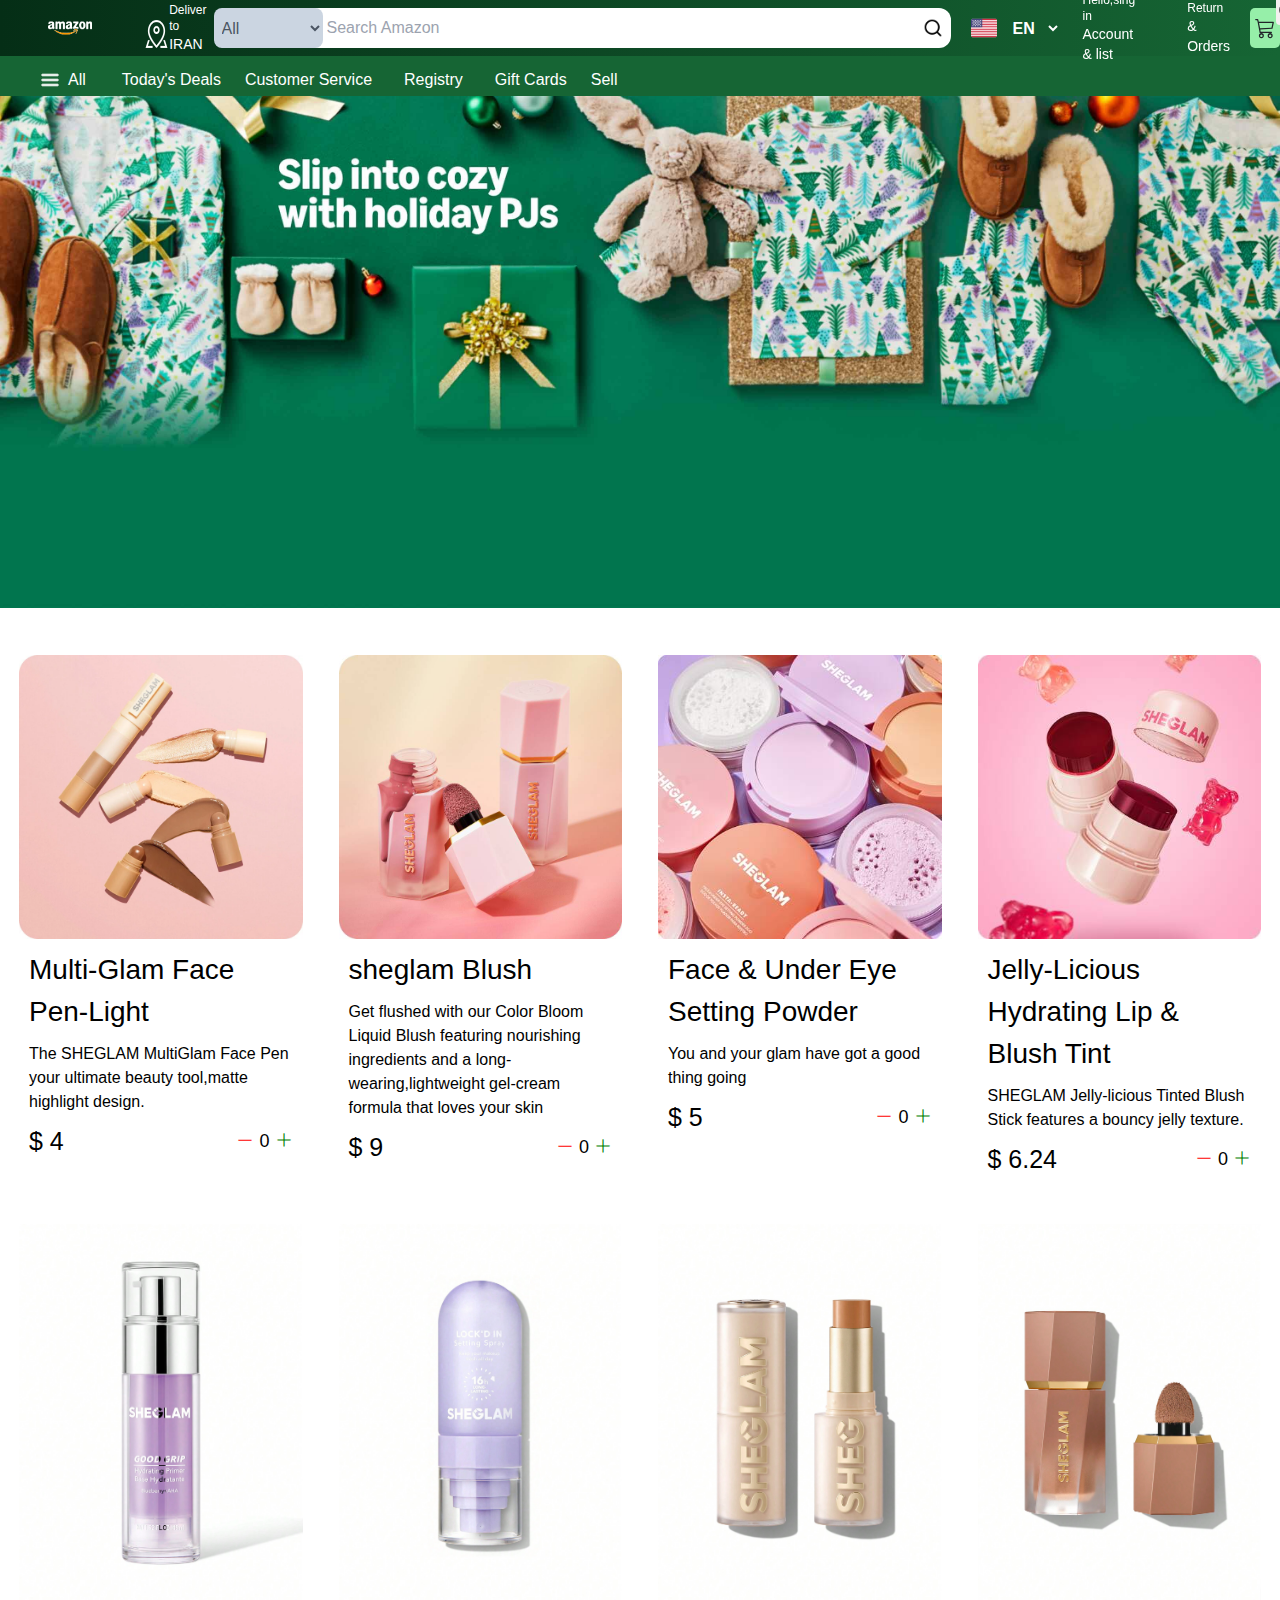
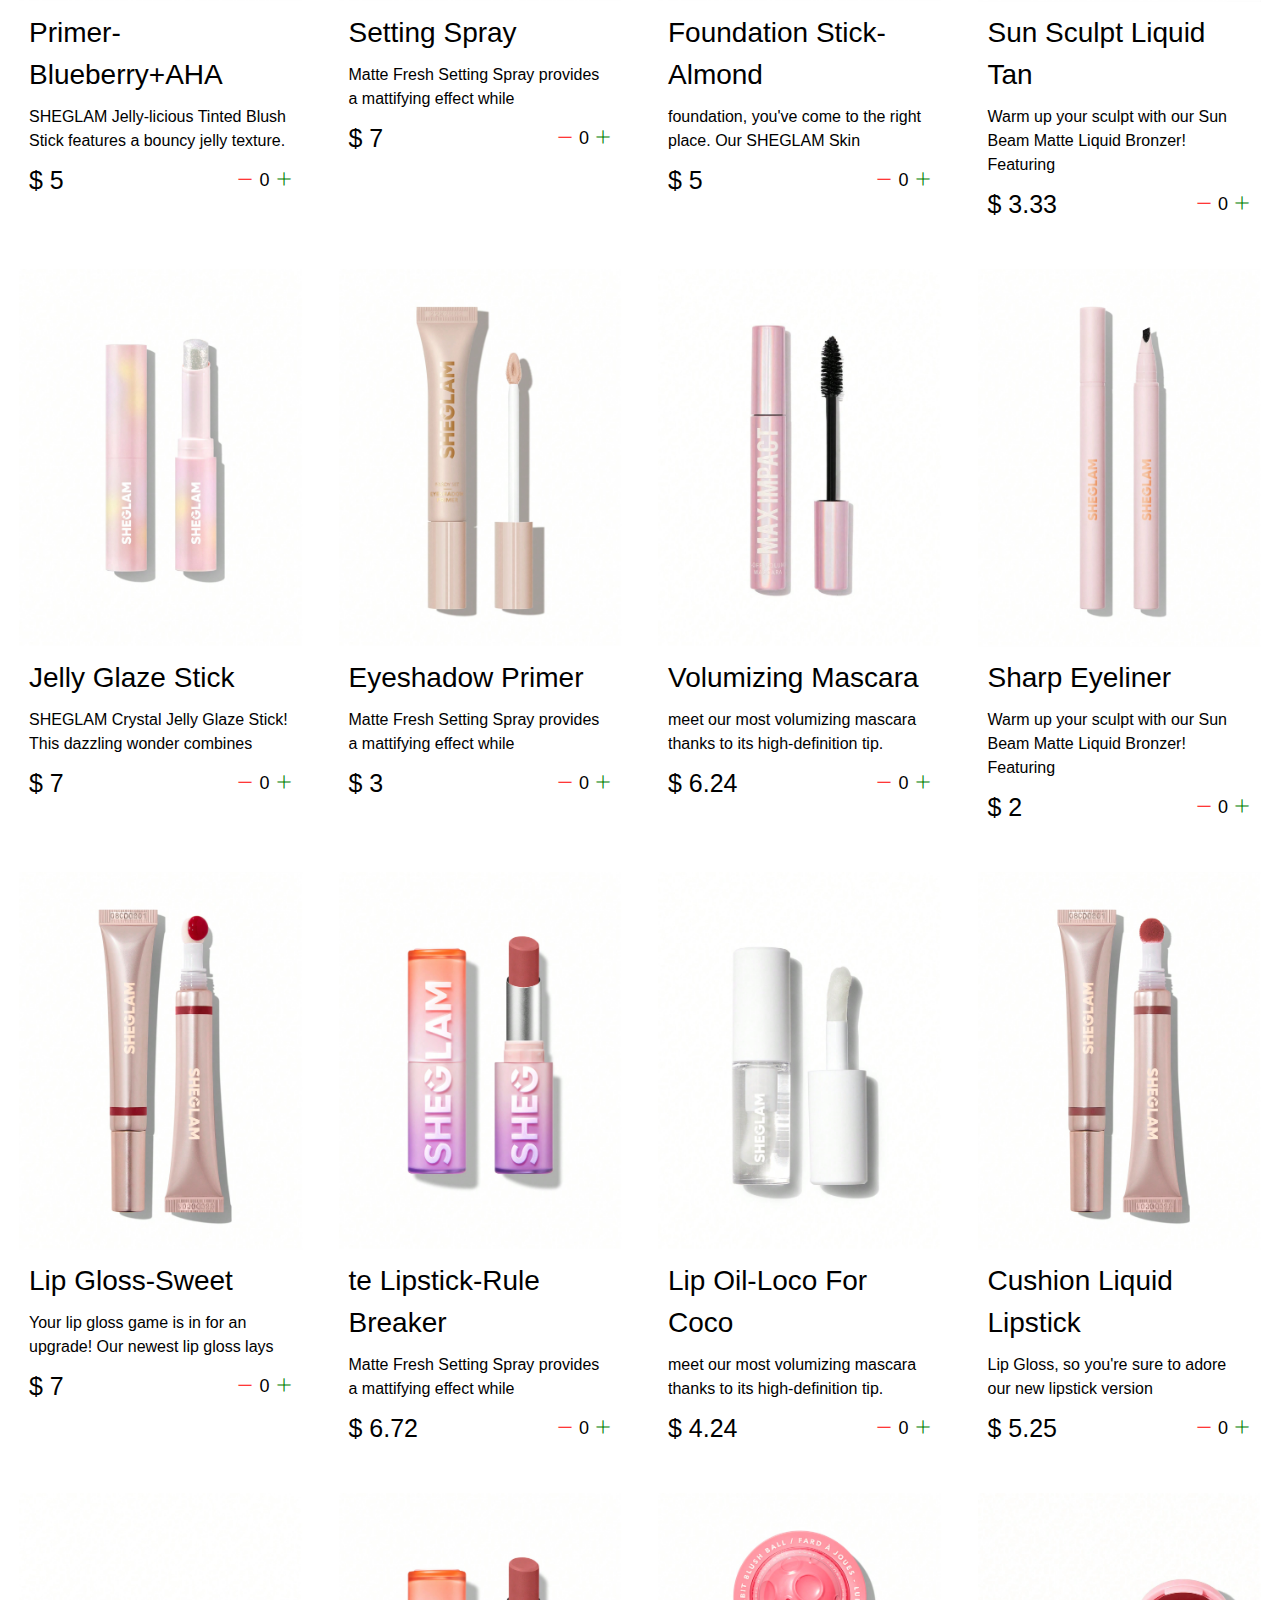
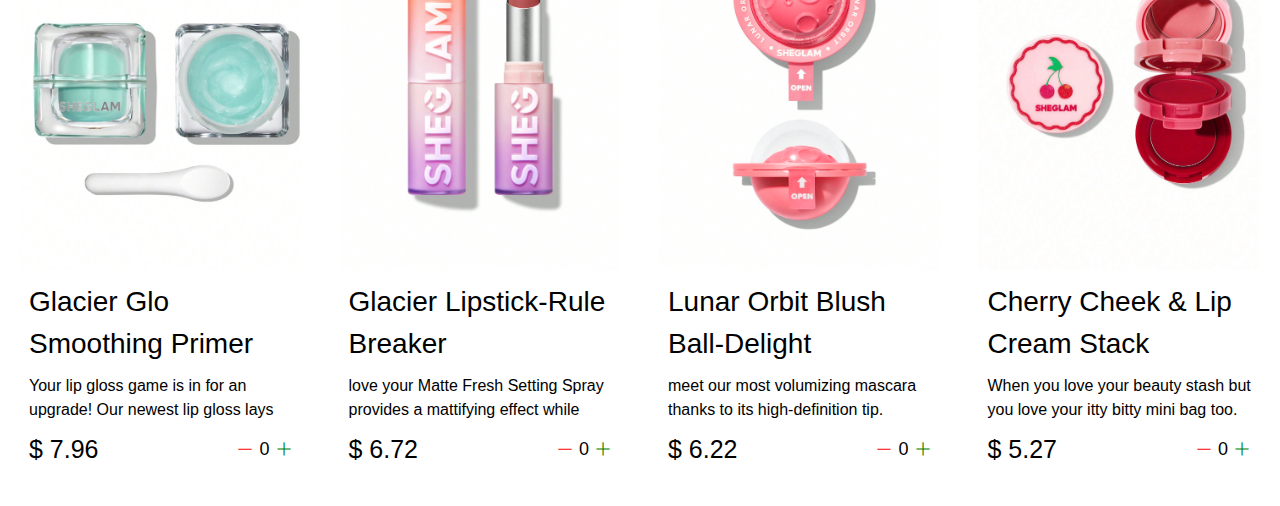
<file: main.html>
<!DOCTYPE html>
<html lang="en">
  <head>
    <meta charset="UTF-8" />
    <meta name="viewport" content="width=device-width, initial-scale=1.0" />

    <link rel="website icon " type="png" href="./img/amazon-svgrepo-com.png" />
    <link rel="stylesheet" href="https://cdn.jsdelivr.net/npm/bootstrap-icons@1.11.3/font/bootstrap-icons.min.css">
    <title>AMAZON</title>
    <script type="module"  src="./assets/product-B3cWcXx1.js"></script>
    <link rel="modulepreload"  href="./assets/script-B3YnSE4A.js">
    <link rel="stylesheet"  href="./assets/product-BWn6wJ9D.css">
  </head>
  
  <body>
    <header class="w-full sticky top-0">
      <div
        class="bg-gradient-to-r from-green-950 to-green-800 h-14 flex items-center"
      >
        <div class="no-underline flex ml-12">
          <a href="main.html">
            <img
            src="./img/amazon-2-logo-svgrepo-com (2).png"
            alt=""
            width="100"
          />
          </a>
         
        </div>

        <div
          class="flex ml-8 p-5 items-center text-xs laptop:flex desktop:flex tablet:hidden mobile:hidden"
        >
          <img
            src="./img/map-location-svgrepo-com.png"
            width="25"
            alt=""
            class="h-8 mt-3"
          />
          <div class="text-white">
            <p>Deliver to</p>
            <h1 class="text-sm text-white">IRAN</h1>
          </div>
        </div>
        <div
          class="flex items-center bg-white text-gray-600 max-w-full rounded-xl ml-3 laptop:flex desktop:flex tablet:hidden mobile:hidden"
        >
          <div class="flex items-center h-10 bg-slate-300 rounded-lg">
            <select class="bg-slate-300 px-1 rounded-r-none">
              <option value="">All</option>
              <option value="">kids</option>
              <option value="">clothes</option>
              <option value="">geradening</option>
              <option value="">hous</option>
            </select>
          </div>
          <input
            type="text"
            name=""
            id=""
            placeholder="Search Amazon"
            class="border-none outline-none p-1 w-[600px]"
          />
          <img
            src="./img/search-alt-svgrepo-com.png"
            width="20"
            alt=""
            class="max-w-10 rounded-sm mr-2"
          />
        </div>
        <div
          class="flex items-center gap-1 ml-5 laptop:flex desktop:flex tablet:hidden mobile:hidden"
        >
          <img src="./img/flag-us-svgrepo-com (1).png" alt="" width="26" />

          <select class="bg-transparent font-bold px-2 text-white">
            <option class="text-black">EN</option>
            <option class="text-black">FA</option>
            <option class="text-black">AR</option>
            <option class="text-black">JA</option>
          </select>
        </div>

        <div
          class="ml-7 menu__item hover:border-2 border-white laptop:block desktop:block tablet:hidden mobile:hidden"
        >
          <p class="text-xs text-white">Hello,sing in</p>
          <h1 class="text-sm text-white">Account & list</h1>
          <div class="sub__menu">
            <a href="" class="sub__menu__item"> Your Account</a>
            <a href="" class="sub__menu__item"> Account</a>
            <a href="" class="sub__menu__item"> Oeders</a>
            <a href="" class="sub__menu__item"> Recommendations</a>
            <a href="" class="sub__menu__item"> Browsing History</a>
            <a href="" class="sub__menu__item"> Watchlist</a>
            <a href="" class="sub__menu__item"> Video Purchases</a>
            <a href="" class="sub__menu__item"> Kindle </a>
            <a href="" class="sub__menu__item"> Content</a>
            <a href="" class="sub__menu__item"> Subscribe</a>
            <a href="" class="sub__menu__item"> miusic</a>
          </div>
        </div>

        <div
          class="ml-7 hover:border-2 border-white p-1 laptop:block desktop:block tablet:hidden mobile:hidden"
        >
          <p class="text-xs text-white">Return</p>
          <a href="./main.html">
            <h1 class="text-sm text-white">& Orders</h1></a
          >
        </div>
        <div class="flex items-center ml-4">
        
        </div>

      

          <div class="caart">
            <i class="bi bi-cart3"></i>
            <div     id="cartAmount"  class="cartAmount">0</div>
            </div>
      
      
      </div>

      <div
        class="bg-green-800 w-full h-10 laptop:block desktop:block tablet:hidden mobile:hidden"
      >
        <div class="ml-10 pt-3 flex flex-row items-center">
          <svg
            width="20px"
            height="20px"
            viewBox="0 0 24 24"
            xmlns="http://www.w3.org/2000/svg"
            id="menu-alt"
            class="icon glyph"
            fill="#ffffff"
            stroke="#ffffff"
          >
            <g id="SVGRepo_bgCarrier" stroke-width="0"></g>
            <g
              id="SVGRepo_tracerCarrier"
              stroke-linecap="round"
              stroke-linejoin="round"
            ></g>
            <g id="SVGRepo_iconCarrier">
              <path
                d="M21,19H3a1,1,0,0,1,0-2H21a1,1,0,0,1,0,2Z"
                style="fill: #ffffff"
              ></path>
              <path
                d="M21,13H3a1,1,0,0,1,0-2H21a1,1,0,0,1,0,2Z"
                style="fill: #ffffff"
              ></path>
              <path
                d="M21,7H3A1,1,0,0,1,3,5H21a1,1,0,0,1,0,2Z"
                style="fill: #ffffff"
              ></path>
            </g>
          </svg>
          <p
            class="ml-2 text-white font-medium hover:text-gray-400 cursor-pointer"
          >
            <a href="pages/index.html">All</a>
          </p>
          <p
            class="ml-9 text-white font-medium hover:text-gray-400 cursor-pointer"
          >
            Today's Deals
          </p>
          <p
            class="ml-6 text-white font-medium hover:text-gray-400 cursor-pointer"
          >
            Customer Service
          </p>
          <p
            class="ml-8 text-white font-medium hover:text-gray-400 cursor-pointer"
          >
            Registry
          </p>
          <p
            class="ml-8 text-white font-medium hover:text-gray-400 cursor-pointer"
          >
            Gift Cards
          </p>
          <p
            class="ml-6 text-white font-medium hover:text-gray-400 cursor-pointer"
          >
            Sell
          </p>
        </div>
      </div>
    </header>

    <nav>
      <div class="flex slider mb-11">
        <a
          href="#"
          class="prev absolute mt-6 p-8 bg-white no-underline cursor-pointer left-0 rounded-lg opacity-0"
          >&#8656;</a
        >
        <a
          href="#"
          class="next absolute mt-6 p-8 bg-white no-underline cursor-pointer right-0 rounded-lg opacity-0"
          >&#8658;</a
        >

        <ul class="flex overflow-y-hidden">
          <img
            src="./img/img1.jpg"
            alt=""
            class="max-w-full gradient-mask-t-[transparent,rgba(0,0,0,1.0)_30px,rgba(0,0,0,0.5)_40%]"
          />
          <img
            src="./img/img2.jpg"
            alt=""
            class="max-w-full gradient-mask-t-[transparent,rgba(0,0,0,1.0)_30px,rgba(0,0,0,0.5)_40%]"
          />
          <img
            src="./img/img3.jpg"
            alt=""
            class="max-w-full gradient-mask-t-[transparent,rgba(0,0,0,1.0)_30px,rgba(0,0,0,0.5)_40%]"
          />
          <img
            src="./img/img4.jpg"
            alt=""
            class="max-w-full gradient-mask-t-[transparent,rgba(0,0,0,1.0)_30px,rgba(0,0,0,0.5)_40%]"
          />
          <img
            src="./img/img5.jpg"
            alt=""
            class="max-w-full gradient-mask-t-[transparent,rgba(0,0,0,1.0)_30px,rgba(0,0,0,0.5)_40%]"
          />
          <img
            src="./img/imh6.jpg"
            alt=""
            class="max-w-full gradient-mask-t-[transparent,rgba(0,0,0,1.0)_30px,rgba(0,0,0,0.5)_40%]"
          />
          <img
            src="./img/img7.jpg"
            alt=""
            class="max-w-full gradient-mask-t-[transparent,rgba(0,0,0,1.0)_30px,rgba(0,0,0,0.5)_40%]"
          />
        </ul>
      </div>
    </nav>
<main>
<div class="shop   grid grid-cols-4 pb-6 gap-4 px-4 mobile:grid-cols-1 laptop:grid-cols-4 tablet:grid-cols-2 desktop:grid-cols-4" id="shop">


</div>

</div>
</main>
  </body>



</html>
</file>
<file: assets/product-BWn6wJ9D.css>
*,:before,:after{--tw-border-spacing-x: 0;--tw-border-spacing-y: 0;--tw-translate-x: 0;--tw-translate-y: 0;--tw-rotate: 0;--tw-skew-x: 0;--tw-skew-y: 0;--tw-scale-x: 1;--tw-scale-y: 1;--tw-pan-x: ;--tw-pan-y: ;--tw-pinch-zoom: ;--tw-scroll-snap-strictness: proximity;--tw-gradient-from-position: ;--tw-gradient-via-position: ;--tw-gradient-to-position: ;--tw-ordinal: ;--tw-slashed-zero: ;--tw-numeric-figure: ;--tw-numeric-spacing: ;--tw-numeric-fraction: ;--tw-ring-inset: ;--tw-ring-offset-width: 0px;--tw-ring-offset-color: #fff;--tw-ring-color: rgb(59 130 246 / .5);--tw-ring-offset-shadow: 0 0 #0000;--tw-ring-shadow: 0 0 #0000;--tw-shadow: 0 0 #0000;--tw-shadow-colored: 0 0 #0000;--tw-blur: ;--tw-brightness: ;--tw-contrast: ;--tw-grayscale: ;--tw-hue-rotate: ;--tw-invert: ;--tw-saturate: ;--tw-sepia: ;--tw-drop-shadow: ;--tw-backdrop-blur: ;--tw-backdrop-brightness: ;--tw-backdrop-contrast: ;--tw-backdrop-grayscale: ;--tw-backdrop-hue-rotate: ;--tw-backdrop-invert: ;--tw-backdrop-opacity: ;--tw-backdrop-saturate: ;--tw-backdrop-sepia: ;--tw-contain-size: ;--tw-contain-layout: ;--tw-contain-paint: ;--tw-contain-style: }::backdrop{--tw-border-spacing-x: 0;--tw-border-spacing-y: 0;--tw-translate-x: 0;--tw-translate-y: 0;--tw-rotate: 0;--tw-skew-x: 0;--tw-skew-y: 0;--tw-scale-x: 1;--tw-scale-y: 1;--tw-pan-x: ;--tw-pan-y: ;--tw-pinch-zoom: ;--tw-scroll-snap-strictness: proximity;--tw-gradient-from-position: ;--tw-gradient-via-position: ;--tw-gradient-to-position: ;--tw-ordinal: ;--tw-slashed-zero: ;--tw-numeric-figure: ;--tw-numeric-spacing: ;--tw-numeric-fraction: ;--tw-ring-inset: ;--tw-ring-offset-width: 0px;--tw-ring-offset-color: #fff;--tw-ring-color: rgb(59 130 246 / .5);--tw-ring-offset-shadow: 0 0 #0000;--tw-ring-shadow: 0 0 #0000;--tw-shadow: 0 0 #0000;--tw-shadow-colored: 0 0 #0000;--tw-blur: ;--tw-brightness: ;--tw-contrast: ;--tw-grayscale: ;--tw-hue-rotate: ;--tw-invert: ;--tw-saturate: ;--tw-sepia: ;--tw-drop-shadow: ;--tw-backdrop-blur: ;--tw-backdrop-brightness: ;--tw-backdrop-contrast: ;--tw-backdrop-grayscale: ;--tw-backdrop-hue-rotate: ;--tw-backdrop-invert: ;--tw-backdrop-opacity: ;--tw-backdrop-saturate: ;--tw-backdrop-sepia: ;--tw-contain-size: ;--tw-contain-layout: ;--tw-contain-paint: ;--tw-contain-style: }*,:before,:after{box-sizing:border-box;border-width:0;border-style:solid;border-color:#e5e7eb}:before,:after{--tw-content: ""}html,:host{line-height:1.5;-webkit-text-size-adjust:100%;-moz-tab-size:4;-o-tab-size:4;tab-size:4;font-family:ui-sans-serif,system-ui,sans-serif,"Apple Color Emoji","Segoe UI Emoji",Segoe UI Symbol,"Noto Color Emoji";font-feature-settings:normal;font-variation-settings:normal;-webkit-tap-highlight-color:transparent}body{margin:0;line-height:inherit}hr{height:0;color:inherit;border-top-width:1px}abbr:where([title]){-webkit-text-decoration:underline dotted;text-decoration:underline dotted}h1,h2,h3,h4,h5,h6{font-size:inherit;font-weight:inherit}a{color:inherit;text-decoration:inherit}b,strong{font-weight:bolder}code,kbd,samp,pre{font-family:ui-monospace,SFMono-Regular,Menlo,Monaco,Consolas,Liberation Mono,Courier New,monospace;font-feature-settings:normal;font-variation-settings:normal;font-size:1em}small{font-size:80%}sub,sup{font-size:75%;line-height:0;position:relative;vertical-align:baseline}sub{bottom:-.25em}sup{top:-.5em}table{text-indent:0;border-color:inherit;border-collapse:collapse}button,input,optgroup,select,textarea{font-family:inherit;font-feature-settings:inherit;font-variation-settings:inherit;font-size:100%;font-weight:inherit;line-height:inherit;letter-spacing:inherit;color:inherit;margin:0;padding:0}button,select{text-transform:none}button,input:where([type=button]),input:where([type=reset]),input:where([type=submit]){-webkit-appearance:button;background-color:transparent;background-image:none}:-moz-focusring{outline:auto}:-moz-ui-invalid{box-shadow:none}progress{vertical-align:baseline}::-webkit-inner-spin-button,::-webkit-outer-spin-button{height:auto}[type=search]{-webkit-appearance:textfield;outline-offset:-2px}::-webkit-search-decoration{-webkit-appearance:none}::-webkit-file-upload-button{-webkit-appearance:button;font:inherit}summary{display:list-item}blockquote,dl,dd,h1,h2,h3,h4,h5,h6,hr,figure,p,pre{margin:0}fieldset{margin:0;padding:0}legend{padding:0}ol,ul,menu{list-style:none;margin:0;padding:0}dialog{padding:0}textarea{resize:vertical}input::-moz-placeholder,textarea::-moz-placeholder{opacity:1;color:#9ca3af}input::placeholder,textarea::placeholder{opacity:1;color:#9ca3af}button,[role=button]{cursor:pointer}:disabled{cursor:default}img,svg,video,canvas,audio,iframe,embed,object{display:block;vertical-align:middle}img,video{max-width:100%;height:auto}[hidden]:where(:not([hidden=until-found])){display:none}.absolute{position:absolute}.sticky{position:sticky}.left-0{left:0}.right-0{right:0}.top-0{top:0}.z-50{z-index:50}.col-auto{grid-column:auto}.row-auto{grid-row:auto}.m-0{margin:0}.m-auto{margin:auto}.mx-3{margin-left:.75rem;margin-right:.75rem}.my-1{margin-top:.25rem;margin-bottom:.25rem}.my-2{margin-top:.5rem;margin-bottom:.5rem}.my-3{margin-top:.75rem;margin-bottom:.75rem}.-mt-48{margin-top:-12rem}.mb-11{margin-bottom:2.75rem}.mb-16{margin-bottom:4rem}.mb-24{margin-bottom:6rem}.mb-4{margin-bottom:1rem}.mb-9{margin-bottom:2.25rem}.ml-10{margin-left:2.5rem}.ml-12{margin-left:3rem}.ml-2{margin-left:.5rem}.ml-3{margin-left:.75rem}.ml-4{margin-left:1rem}.ml-5{margin-left:1.25rem}.ml-6{margin-left:1.5rem}.ml-7{margin-left:1.75rem}.ml-8{margin-left:2rem}.ml-9{margin-left:2.25rem}.mr-2{margin-right:.5rem}.mt-14{margin-top:3.5rem}.mt-3{margin-top:.75rem}.mt-6{margin-top:1.5rem}.flex{display:flex}.grid{display:grid}.h-10{height:2.5rem}.h-14{height:3.5rem}.h-8{height:2rem}.h-80{height:20rem}.w-20{width:5rem}.w-72{width:18rem}.w-\[600px\]{width:600px}.w-full{width:100%}.max-w-10{max-width:2.5rem}.max-w-full{max-width:100%}.cursor-pointer{cursor:pointer}.grid-cols-2{grid-template-columns:repeat(2,minmax(0,1fr))}.grid-cols-3{grid-template-columns:repeat(3,minmax(0,1fr))}.grid-cols-4{grid-template-columns:repeat(4,minmax(0,1fr))}.flex-row{flex-direction:row}.items-center{align-items:center}.justify-center{justify-content:center}.gap-1{gap:.25rem}.gap-20{gap:5rem}.gap-4{gap:1rem}.overflow-y-hidden{overflow-y:hidden}.rounded{border-radius:.25rem}.rounded-lg{border-radius:.5rem}.rounded-sm{border-radius:.125rem}.rounded-xl{border-radius:.75rem}.rounded-r-none{border-top-right-radius:0;border-bottom-right-radius:0}.border{border-width:1px}.border-none{border-style:none}.border-white{--tw-border-opacity: 1;border-color:rgb(255 255 255 / var(--tw-border-opacity, 1))}.border-zinc-50{--tw-border-opacity: 1;border-color:rgb(250 250 250 / var(--tw-border-opacity, 1))}.bg-gray-800{--tw-bg-opacity: 1;background-color:rgb(31 41 55 / var(--tw-bg-opacity, 1))}.bg-green-800{--tw-bg-opacity: 1;background-color:rgb(22 101 52 / var(--tw-bg-opacity, 1))}.bg-slate-300{--tw-bg-opacity: 1;background-color:rgb(203 213 225 / var(--tw-bg-opacity, 1))}.bg-slate-500{--tw-bg-opacity: 1;background-color:rgb(100 116 139 / var(--tw-bg-opacity, 1))}.bg-transparent{background-color:transparent}.bg-white{--tw-bg-opacity: 1;background-color:rgb(255 255 255 / var(--tw-bg-opacity, 1))}.bg-gradient-to-r{background-image:linear-gradient(to right,var(--tw-gradient-stops))}.from-green-400{--tw-gradient-from: #4ade80 var(--tw-gradient-from-position);--tw-gradient-to: rgb(74 222 128 / 0) var(--tw-gradient-to-position);--tw-gradient-stops: var(--tw-gradient-from), var(--tw-gradient-to)}.from-green-950{--tw-gradient-from: #052e16 var(--tw-gradient-from-position);--tw-gradient-to: rgb(5 46 22 / 0) var(--tw-gradient-to-position);--tw-gradient-stops: var(--tw-gradient-from), var(--tw-gradient-to)}.to-green-700{--tw-gradient-to: #15803d var(--tw-gradient-to-position)}.to-green-800{--tw-gradient-to: #166534 var(--tw-gradient-to-position)}.p-1{padding:.25rem}.p-4{padding:1rem}.p-5{padding:1.25rem}.p-8{padding:2rem}.px-1{padding-left:.25rem;padding-right:.25rem}.px-2{padding-left:.5rem;padding-right:.5rem}.px-4{padding-left:1rem;padding-right:1rem}.pb-3{padding-bottom:.75rem}.pb-6{padding-bottom:1.5rem}.pt-10{padding-top:2.5rem}.pt-11{padding-top:2.75rem}.pt-16{padding-top:4rem}.pt-3{padding-top:.75rem}.pt-6{padding-top:1.5rem}.text-sm{font-size:.875rem;line-height:1.25rem}.text-xs{font-size:.75rem;line-height:1rem}.font-bold{font-weight:700}.font-medium{font-weight:500}.text-\[\#007185\]{--tw-text-opacity: 1;color:rgb(0 113 133 / var(--tw-text-opacity, 1))}.text-black{--tw-text-opacity: 1;color:rgb(0 0 0 / var(--tw-text-opacity, 1))}.text-gray-400{--tw-text-opacity: 1;color:rgb(156 163 175 / var(--tw-text-opacity, 1))}.text-gray-600{--tw-text-opacity: 1;color:rgb(75 85 99 / var(--tw-text-opacity, 1))}.text-white{--tw-text-opacity: 1;color:rgb(255 255 255 / var(--tw-text-opacity, 1))}.no-underline{text-decoration-line:none}.opacity-0{opacity:0}.outline-none{outline:2px solid transparent;outline-offset:2px}*{margin:0;padding:0;box-sizing:border-box;font-family:sans-serif}.caart{position:relative;background-color:#96efa9;color:#212529;font-size:20px;padding:5px;border-radius:5px}.cartAmount{position:absolute;top:-12px;right:-10px;font-size:15px;background-color:#f3f0f0;color:#0c0c0c;padding:3px;border-radius:4px}.shop{display:grid;grid-template-columns:repeat(4,223px);gap:30px;justify-content:center}i{cursor:pointer}.item{border:3px solid white;border-radius:9px}.details{display:flex;flex-direction:column;padding:10px;gap:9px}.price{display:flex;flex-direction:row;justify-content:space-between;align-items:center}.buttons{display:flex;flex-direction:row;gap:5px;font-size:18px}.bi-dash-lg{color:red}.bi-plus-lg{color:green}.price h2{font-size:25px}.details h3{font-size:28px}.menu__item{color:#b5b5b6;text-decoration:none;padding:0 20px;position:relative;cursor:pointer}.menu__item .sub__menu{background-color:#fff;right:0;flex-direction:column;display:none;position:absolute}.menu__item .sub__menu .sub__menu__item{padding:10px 20px;line-height:40px;text-decoration:none;white-space:nowrap;color:#000}.menu__item .sub__menu .sub__menu__item:hover{color:#ff4500;text-decoration:underline}.menu__item:hover .sub__menu{display:block}.hover\:border-2:hover{border-width:2px}.hover\:bg-slate-400:hover{--tw-bg-opacity: 1;background-color:rgb(148 163 184 / var(--tw-bg-opacity, 1))}.hover\:text-gray-400:hover{--tw-text-opacity: 1;color:rgb(156 163 175 / var(--tw-text-opacity, 1))}.hover\:text-orange-400:hover{--tw-text-opacity: 1;color:rgb(251 146 60 / var(--tw-text-opacity, 1))}@media (min-width: 320px){.mobile\:hidden{display:none}.mobile\:w-32{width:8rem}.mobile\:grid-cols-1{grid-template-columns:repeat(1,minmax(0,1fr))}.mobile\:p-2{padding:.5rem}.mobile\:text-\[10px\]{font-size:10px}.mobile\:text-sm{font-size:.875rem;line-height:1.25rem}}@media (min-width: 481px){.tablet\:hidden{display:none}.tablet\:grid-cols-2{grid-template-columns:repeat(2,minmax(0,1fr))}.tablet\:p-2{padding:.5rem}.tablet\:px-7{padding-left:1.75rem;padding-right:1.75rem}.tablet\:pt-3{padding-top:.75rem}.tablet\:text-2xl{font-size:1.5rem;line-height:2rem}.tablet\:text-sm{font-size:.875rem;line-height:1.25rem}.tablet\:text-xl{font-size:1.25rem;line-height:1.75rem}.tablet\:font-bold{font-weight:700}}@media (min-width: 769px){.laptop\:block{display:block}.laptop\:flex{display:flex}.laptop\:h-32{height:8rem}.laptop\:w-72{width:18rem}.laptop\:grid-cols-4{grid-template-columns:repeat(4,minmax(0,1fr))}.laptop\:p-2{padding:.5rem}}@media (min-width: 1024px){.desktop\:block{display:block}.desktop\:flex{display:flex}.desktop\:grid-cols-4{grid-template-columns:repeat(4,minmax(0,1fr))}.desktop\:p-2{padding:.5rem}.desktop\:text-sm{font-size:.875rem;line-height:1.25rem}}
</file>
